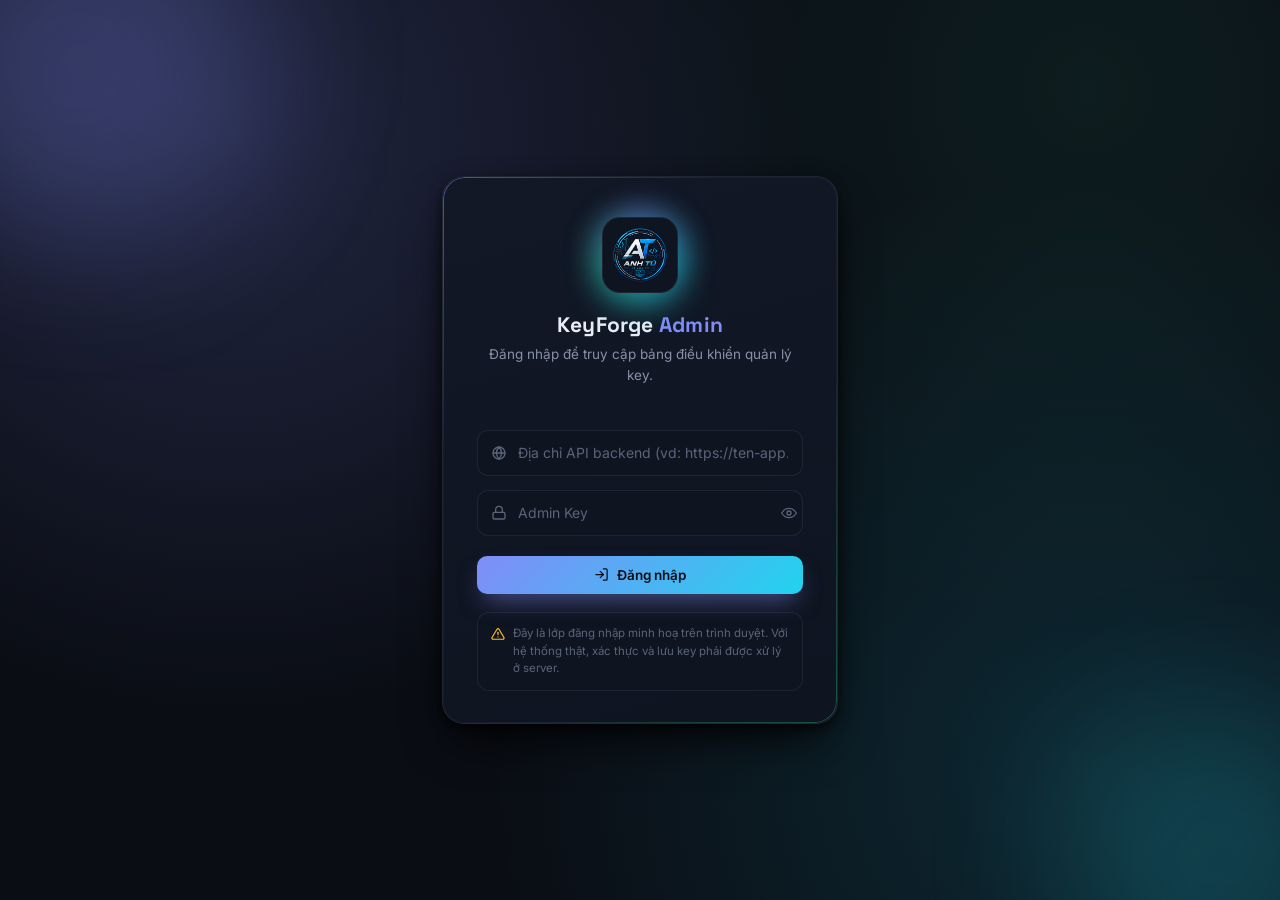
<file: index.html>
<!DOCTYPE html>
<html lang="vi">
<head>
<meta charset="UTF-8">
<meta name="viewport" content="width=device-width, initial-scale=1.0">
<title>KeyForge — Bảng Điều Khiển Quản Trị</title>

<meta charset="UTF-8">
<meta name="viewport" content="width=device-width, initial-scale=1.0">
<title>KeyForge — Bảng Điều Khiển Quản Trị</title>
<link rel="preconnect" href="https://fonts.googleapis.com">
<link href="https://fonts.googleapis.com/css2?family=Space+Grotesk:wght@500;600;700&family=Inter:wght@400;500;600;700&family=JetBrains+Mono:wght@400;500;700&display=swap" rel="stylesheet">
<link rel="stylesheet" href="styles.css">
</head>
<body>
<div id="app" style="display:block;">
  <header class="top">
    <div class="brand">
      <div class="brand-mark"><img src="[data-uri]" alt="Anh Tú Logo"></div>
      <div>
        <h1 class="display">KeyForge <span style="color:var(--indigo)">Admin</span></h1>
        <span>Quản lý key · Bảo mật · Thống kê theo thời gian thực</span>
      </div>
    </div>
    <div class="top-right">
      <div class="live-pill"><span class="live-dot"></span> Hệ thống đang hoạt động</div>
      <button class="btn btn-ghost btn-sm" onclick="logout()">Đăng xuất</button>
    </div>
  </header>

  <!-- STATS -->
  <section class="stats">
    <div class="stat-card total">
      <div class="stat-top"><div class="stat-icon"><svg viewBox="0 0 24 24" width="16" height="16" fill="none" stroke="currentColor" stroke-width="2" stroke-linecap="round" stroke-linejoin="round"><path d="M12 2 2 7l10 5 10-5-10-5Z"/><path d="M2 17l10 5 10-5"/><path d="M2 12l10 5 10-5"/></svg></div><div class="stat-trend">Tổng số</div></div>
      <div class="stat-value display" id="statTotal">0</div>
      <div class="stat-label">Tổng số Key</div>
    </div>
    <div class="stat-card unused">
      <div class="stat-top"><div class="stat-icon"><svg viewBox="0 0 24 24" width="16" height="16" fill="none" stroke="currentColor" stroke-width="2" stroke-linecap="round" stroke-linejoin="round"><circle cx="12" cy="12" r="9"/><circle cx="12" cy="12" r="2.5" fill="currentColor" stroke="none"/></svg></div><div class="stat-trend">Sẵn sàng</div></div>
      <div class="stat-value display" id="statUnused">0</div>
      <div class="stat-label">Key chưa dùng</div>
    </div>
    <div class="stat-card active">
      <div class="stat-top"><div class="stat-icon"><svg viewBox="0 0 24 24" width="16" height="16" fill="none" stroke="currentColor" stroke-width="2" stroke-linecap="round" stroke-linejoin="round"><path d="M3 12h4l2-7 4 14 2-7h6"/></svg></div><div class="stat-trend">Realtime</div></div>
      <div class="stat-value display" id="statActive">0</div>
      <div class="stat-label">Key đang hoạt động</div>
    </div>
    <div class="stat-card used">
      <div class="stat-top"><div class="stat-icon"><svg viewBox="0 0 24 24" width="16" height="16" fill="none" stroke="currentColor" stroke-width="2" stroke-linecap="round" stroke-linejoin="round"><circle cx="12" cy="12" r="9"/><path d="m8.5 12.5 2.5 2.5 4.5-5"/></svg></div><div class="stat-trend">Đã kích hoạt</div></div>
      <div class="stat-value display" id="statUsed">0</div>
      <div class="stat-label">Key đã dùng</div>
    </div>
  </section>

  <div class="tabs">
    <button class="tab-btn active" data-tab="list" onclick="switchTab('list')">
      <svg viewBox="0 0 24 24" width="15" height="15" fill="none" stroke="currentColor" stroke-width="2" stroke-linecap="round" stroke-linejoin="round"><rect x="3" y="4" width="18" height="16" rx="2"/><path d="M3 10h18"/></svg>
      Danh sách Key
    </button>
    <button class="tab-btn" data-tab="config" onclick="switchTab('config')">
      <svg viewBox="0 0 24 24" width="15" height="15" fill="none" stroke="currentColor" stroke-width="2" stroke-linecap="round" stroke-linejoin="round"><line x1="21" y1="4" x2="14" y2="4"/><line x1="10" y1="4" x2="3" y2="4"/><line x1="21" y1="12" x2="12" y2="12"/><line x1="8" y1="12" x2="3" y2="12"/><line x1="21" y1="20" x2="16" y2="20"/><line x1="12" y1="20" x2="3" y2="20"/><line x1="14" y1="2" x2="14" y2="6"/><line x1="8" y1="10" x2="8" y2="14"/><line x1="16" y1="18" x2="16" y2="22"/></svg>
      Get Config
    </button>
    <button class="tab-btn" data-tab="ip" onclick="switchTab('ip')">
      <svg viewBox="0 0 24 24" width="15" height="15" fill="none" stroke="currentColor" stroke-width="2" stroke-linecap="round" stroke-linejoin="round"><circle cx="12" cy="12" r="9"/><path d="M3 12h18"/><path d="M12 3c2.5 2.7 3.8 6 3.8 9s-1.3 6.3-3.8 9c-2.5-2.7-3.8-6-3.8-9s1.3-6.3 3.8-9Z"/></svg>
      Kiểm tra IP
    </button>
  </div>

  <!-- ============ TAB: DANH SÁCH KEY ============ -->
  <div class="tab-content active" id="tab-list">
  <div class="main-grid">
    <!-- CREATE PANEL -->
    <div class="panel">
      <div class="panel-head"><h2>Tạo Key mới</h2></div>
      <div class="panel-body">
        <div class="field">
          <label>Ghi chú / Khách hàng</label>
          <input type="text" id="inNote" placeholder="VD: Khách hàng A">
        </div>
        <div class="row-2">
          <div class="field">
            <label>Thời gian hoạt động</label>
            <input type="number" id="inDuration" value="24" min="1">
          </div>
          <div class="field">
            <label>Đơn vị</label>
            <select id="inUnit">
              <option value="hour">Giờ</option>
              <option value="day" selected>Ngày</option>
              <option value="month">Tháng</option>
            </select>
          </div>
        </div>
        <div class="field">
          <label>Số lượng tạo</label>
          <input type="number" id="inCount" value="1" min="1" max="20">
        </div>
        <div class="switch-row">
          <div>
            <div class="label">Khoá theo IP</div>
            <div class="desc">Key chỉ dùng được từ 1 địa chỉ IP</div>
          </div>
          <label class="switch"><input type="checkbox" id="inLockIp" checked><span class="slider"></span></label>
        </div>
        <button class="btn btn-primary full-btn" onclick="createKeys()">＋ Tạo Key</button>
      </div>
    </div>

    <!-- TABLE PANEL -->
    <div class="panel">
      <div class="panel-head">
        <h2>Danh sách Key</h2>
        <span style="font-size:12px;color:var(--text-faint)" id="listCount">0 key</span>
      </div>
      <div class="table-toolbar">
        <div class="search-box">
          <svg viewBox="0 0 24 24" width="15" height="15" fill="none" stroke="currentColor" stroke-width="2" stroke-linecap="round" stroke-linejoin="round"><circle cx="11" cy="11" r="7"/><path d="m21 21-4.3-4.3"/></svg>
          <input type="text" id="searchInput" placeholder="Tìm theo key hoặc ghi chú..." oninput="renderTable()">
        </div>
        <div class="filter-chip active" data-filter="all" onclick="setFilter('all')">Tất cả</div>
        <div class="filter-chip" data-filter="unused" onclick="setFilter('unused')">Chưa dùng</div>
        <div class="filter-chip" data-filter="active" onclick="setFilter('active')">Hoạt động</div>
        <div class="filter-chip" data-filter="expired" onclick="setFilter('expired')">Hết hạn</div>
      </div>
      <div style="overflow-x:auto;">
        <table>
          <thead>
            <tr>
              <th>Key</th>
              <th>Trạng thái</th>
              <th>Thời gian còn lại</th>
              <th>IP</th>
              <th style="text-align:right;">Thao tác</th>
            </tr>
          </thead>
          <tbody id="tableBody"></tbody>
        </table>
      </div>
      <div class="empty-state" id="emptyState" style="display:none;">
        <div class="e-icon"><svg viewBox="0 0 24 24" width="34" height="34" fill="none" stroke="currentColor" stroke-width="1.6" stroke-linecap="round" stroke-linejoin="round"><path d="M22 12h-6l-2 3h-4l-2-3H2"/><path d="M5.5 5h13l3 7v7a2 2 0 0 1-2 2H4.5a2 2 0 0 1-2-2v-7l3-7Z"/></svg></div>
        Chưa có key nào — tạo key đầu tiên ở panel bên trái.
      </div>
    </div>
  </div>
  </div>

  <!-- ============ TAB: GET CONFIG ============ -->
  <div class="tab-content" id="tab-config">
    <div class="panel narrow-panel">
      <div class="panel-head"><h2 style="display:flex;align-items:center;gap:9px;"><svg viewBox="0 0 24 24" width="16" height="16" fill="none" stroke="currentColor" stroke-width="2" stroke-linecap="round" stroke-linejoin="round" style="color:var(--indigo);"><line x1="21" y1="4" x2="14" y2="4"/><line x1="10" y1="4" x2="3" y2="4"/><line x1="21" y1="12" x2="12" y2="12"/><line x1="8" y1="12" x2="3" y2="12"/><line x1="21" y1="20" x2="16" y2="20"/><line x1="12" y1="20" x2="3" y2="20"/><line x1="14" y1="2" x2="14" y2="6"/><line x1="8" y1="10" x2="8" y2="14"/><line x1="16" y1="18" x2="16" y2="22"/></svg> Get Config theo Key</h2></div>
      <div class="panel-body">
        <div class="field">
          <label>Chọn Key</label>
          <select id="configKeySelect" onchange="renderConfigTab()"></select>
        </div>
        <div class="field">
          <label>Cấu hình (JSON)</label>
          <div class="config-box" id="configTabBox">
            <div class="config-empty">Chọn một key ở trên để lấy cấu hình.</div>
          </div>
        </div>
        <button class="btn btn-primary full-btn" onclick="copyConfigTab()">
          <svg viewBox="0 0 24 24" width="16" height="16" fill="none" stroke="currentColor" stroke-width="2" stroke-linecap="round" stroke-linejoin="round"><rect x="9" y="9" width="11" height="11" rx="2"/><path d="M5 15V5a2 2 0 0 1 2-2h10"/></svg>
          Copy Config
        </button>
      </div>
    </div>
  </div>

  <!-- ============ TAB: KIỂM TRA IP ============ -->
  <div class="tab-content" id="tab-ip">
    <div class="main-grid">
      <div class="panel">
        <div class="panel-head"><h2>Kiểm tra / Gán IP</h2></div>
        <div class="panel-body">
          <div class="field">
            <label>Chọn Key</label>
            <select id="ipKeySelect" onchange="renderIpTabInfo()"></select>
          </div>
          <div class="kv-row"><span class="k">Khoá IP</span><span class="v" id="ipTabLock">—</span></div>
          <div class="kv-row"><span class="k">IP đã gán</span><span class="v" id="ipTabCurrent">—</span></div>
          <div class="field" style="margin-top:18px;">
            <label>Nhập IP cần kiểm tra / gán</label>
            <input type="text" id="ipTabInput" placeholder="VD: 118.70.22.14">
          </div>
          <div id="ipTabResult" style="min-height:20px;margin-bottom:6px;font-size:13px;"></div>
          <button class="btn btn-primary full-btn" onclick="runIpCheckTab()">Kiểm tra IP</button>
        </div>
      </div>
      <div class="panel">
        <div class="panel-head"><h2>Danh sách IP đã đăng ký</h2>
          <span style="font-size:12px;color:var(--text-faint)" id="ipRegistryCount">0 key</span>
        </div>
        <div class="panel-body" id="ipRegistryBody" style="padding:8px 20px;"></div>
      </div>
    </div>
  </div>
</div>

<!-- ================= MODALS ================= -->
<div class="modal-overlay" id="checkModal">
  <div class="modal">
    <div class="modal-head"><h3>Kiểm tra Key</h3><button class="modal-close" onclick="closeModal('checkModal')">×</button></div>
    <div class="modal-body" id="checkModalBody"></div>
    <div class="modal-foot"><button class="btn btn-ghost btn-sm" onclick="closeModal('checkModal')">Đóng</button></div>
  </div>
</div>

<div id="toastHost"></div>
<script src="panel_script.js"></script>
</body>
</html>
</file>
<file: styles.css>
:root{
    --bg:#0a0d14;
    --bg-grid: rgba(255,255,255,0.025);
    --surface:#121826;
    --surface-2:#0e1420;
    --border: rgba(255,255,255,0.07);
    --text:#e8ecf5;
    --text-dim:#8891a7;
    --text-faint:#5b6479;

    --amber:#fbbf24;   /* chưa dùng */
    --emerald:#34d399; /* đang hoạt động */
    --rose:#fb7185;    /* hết hạn / xoá */
    --indigo:#818cf8;  /* hành động chính */
    --cyan:#22d3ee;    /* nhấn phụ */
    --violet:#a78bfa;

    --shadow-black: 0 24px 48px -12px rgba(0,0,0,0.85), 0 4px 12px rgba(0,0,0,0.6);
    --shadow-black-sm: 0 10px 24px -8px rgba(0,0,0,0.75);
    --radius: 14px;
  }

  *{box-sizing:border-box;}
  html,body{margin:0;padding:0;}
  body{
    background:
      radial-gradient(circle at 10% -10%, rgba(129,140,248,0.14), transparent 45%),
      radial-gradient(circle at 90% 0%, rgba(34,211,238,0.10), transparent 40%),
      radial-gradient(circle at 50% 100%, rgba(52,211,153,0.06), transparent 50%),
      var(--bg);
    background-attachment: fixed;
    color: var(--text);
    font-family: 'Inter', sans-serif;
    min-height:100vh;
    -webkit-font-smoothing:antialiased;
  }
  ::selection{ background: rgba(129,140,248,0.35); }
  :focus-visible{ outline: 2px solid var(--cyan); outline-offset: 2px; border-radius:6px; }

  .mono{ font-family:'JetBrains Mono', monospace; }
  .display{ font-family:'Space Grotesk', sans-serif; }

  /* ---------- LOGIN GATE ---------- */
  #loginScreen{
    position:fixed; inset:0; z-index:100;
    display:flex; align-items:center; justify-content:center;
    background:
      radial-gradient(circle at 18% 15%, rgba(129,140,248,0.20), transparent 45%),
      radial-gradient(circle at 85% 85%, rgba(34,211,238,0.14), transparent 45%),
      radial-gradient(circle at 85% 10%, rgba(52,211,153,0.08), transparent 40%),
      var(--bg);
    padding:20px;
    overflow:hidden;
  }
  #loginScreen::before, #loginScreen::after{
    content:''; position:absolute; border-radius:50%; filter:blur(70px); pointer-events:none;
    animation: loginOrb 12s ease-in-out infinite;
  }
  #loginScreen::before{ width:360px; height:360px; background:rgba(129,140,248,0.25); top:-120px; left:-100px; }
  #loginScreen::after{ width:300px; height:300px; background:rgba(34,211,238,0.18); bottom:-110px; right:-90px; animation-delay:-6s; }
  @keyframes loginOrb{ 0%,100%{ transform:translate(0,0) scale(1);} 50%{ transform:translate(24px,-18px) scale(1.08);} }

  .login-shell{ position:relative; width:100%; max-width:396px; animation: loginIn .55s cubic-bezier(.16,1,.3,1); }
  @keyframes loginIn{ from{ opacity:0; transform:translateY(14px) scale(.98);} to{ opacity:1; transform:translateY(0) scale(1);} }

  .login-card{
    position:relative;
    background: linear-gradient(165deg, var(--surface), var(--surface-2));
    border:1px solid var(--border);
    border-radius: 22px;
    padding:40px 34px 32px;
    box-shadow: var(--shadow-black);
    text-align:center;
    overflow:hidden;
  }
  .login-card::before{
    content:''; position:absolute; inset:0; border-radius:inherit; padding:1px;
    background: linear-gradient(135deg, rgba(129,140,248,0.55), rgba(34,211,238,0.05) 30%, rgba(255,255,255,0.03) 60%, rgba(52,211,153,0.35));
    -webkit-mask: linear-gradient(#000 0 0) content-box, linear-gradient(#000 0 0);
    -webkit-mask-composite: xor; mask-composite: exclude;
    pointer-events:none;
  }
  .login-badge{
    width:76px; height:76px; margin:0 auto 18px; position:relative;
    display:flex; align-items:center; justify-content:center;
  }
  .login-badge::before{
    content:''; position:absolute; inset:-10px; border-radius:50%;
    background: conic-gradient(from 0deg, var(--indigo), var(--cyan), var(--emerald), var(--indigo));
    filter:blur(14px); opacity:.5; animation: badgeSpin 6s linear infinite;
  }
  @keyframes badgeSpin{ to{ transform:rotate(360deg);} }
  .login-badge img{
    position:relative; width:100%; height:100%; object-fit:contain; border-radius:18px;
    background: var(--surface-2); padding:10px; border:1px solid var(--border);
    filter: drop-shadow(0 8px 18px rgba(34,211,238,0.35));
  }
  .login-card h1{ font-size:21px; margin:0 0 6px; letter-spacing:.2px;}
  .login-card p{ color:var(--text-dim); font-size:13.5px; margin:0 0 26px; line-height:1.55;}
  .field-group{ position:relative; text-align:left; margin-bottom:14px; }
  .field-group svg{
    position:absolute; left:14px; top:50%; transform:translateY(-50%);
    color:var(--text-faint); pointer-events:none; transition:color .15s ease;
  }
  .login-card input{
    width:100%; padding:13px 14px 13px 40px;
    background: var(--surface-2); border:1px solid var(--border); border-radius:11px;
    color:var(--text); font-size:14px; font-family:'JetBrains Mono', monospace;
    transition: border-color .15s ease, box-shadow .15s ease, background .15s ease;
  }
  .login-card input::placeholder{ color: var(--text-faint); font-family:'Inter', sans-serif;}
  .login-card input:focus{
    border-color: var(--indigo); background: var(--surface);
    box-shadow: 0 0 0 3px rgba(129,140,248,0.16);
  }
  .field-group input:focus + svg,
  .field-group:focus-within svg{ color: var(--indigo); }
  .pass-toggle{
    position:absolute; right:6px; top:50%; transform:translateY(-50%);
    background:none; border:none; cursor:pointer; color:var(--text-faint);
    width:30px; height:30px; display:flex; align-items:center; justify-content:center;
    border-radius:8px; transition: color .15s ease, background .15s ease;
  }
  .pass-toggle:hover{ color:var(--text); background: rgba(255,255,255,0.06); }
  .login-note{
    display:flex; align-items:flex-start; gap:9px; text-align:left;
    font-size:11.5px; color:var(--text-faint); margin-top:18px; line-height:1.55;
    background: var(--surface-2); border:1px solid var(--border); border-radius:12px; padding:12px 13px;
  }
  .login-note svg{ flex-shrink:0; margin-top:1px; color: var(--amber); }
  .login-note b{ color:var(--text-dim); }
  .login-shell.shake{ animation: loginShake .4s ease; }
  @keyframes loginShake{
    10%,90%{ transform:translateX(-1px);} 20%,80%{ transform:translateX(2px);}
    30%,50%,70%{ transform:translateX(-4px);} 40%,60%{ transform:translateX(4px);}
  }
  #loginError{
    display:flex; align-items:center; gap:6px; justify-content:center;
    color:var(--rose); font-size:12.5px; min-height:18px; margin-bottom:8px;
  }
  #loginError:empty{ margin-bottom:0; }
  #loginError svg{ flex-shrink:0; }

  /* ---------- BUTTONS ---------- */
  .btn{
    border:none; cursor:pointer; border-radius:10px;
    font-family:'Inter', sans-serif; font-weight:600; font-size:13.5px;
    padding:11px 18px; display:inline-flex; align-items:center; gap:8px;
    transition: transform .15s ease, box-shadow .15s ease, filter .15s ease;
  }
  .btn:active{ transform: scale(0.97); }
  .btn-primary{
    background: linear-gradient(135deg, var(--indigo), var(--cyan));
    color:#0a0d14; box-shadow: 0 12px 24px -8px rgba(129,140,248,0.55);
  }
  .btn-primary:hover{ filter:brightness(1.08); }
  .btn-ghost{
    background: var(--surface-2); color:var(--text); border:1px solid var(--border);
  }
  .btn-ghost:hover{ border-color: rgba(255,255,255,0.18); }
  .btn-danger{ background: rgba(251,113,133,0.12); color: var(--rose); border:1px solid rgba(251,113,133,0.3);}
  .btn-danger:hover{ background: rgba(251,113,133,0.2); }
  .btn-icon{
    width:34px; height:34px; padding:0; justify-content:center;
    background: var(--surface-2); color:var(--text-dim); border:1px solid var(--border); border-radius:9px;
  }
  .btn-icon:hover{ color:var(--text); border-color: rgba(255,255,255,0.2); }
  .btn-sm{ padding:8px 12px; font-size:12.5px; border-radius:8px; }

  /* ---------- LAYOUT ---------- */
  #app{ display:none; max-width:1280px; margin:0 auto; padding:28px 24px 80px; }
  header.top{
    display:flex; align-items:center; justify-content:space-between; gap:16px;
    margin-bottom:28px; flex-wrap:wrap;
  }
  .brand{ display:flex; align-items:center; gap:12px; }
  .brand-mark{
    width:48px; height:48px;
    display:flex; align-items:center; justify-content:center;
  }
  .brand-mark img{ width:100%; height:100%; object-fit:contain; filter: drop-shadow(0 4px 10px rgba(34,211,238,0.3)); }
  .brand h1{ font-size:19px; margin:0; }
  .brand span{ display:block; font-size:12px; color:var(--text-dim); margin-top:2px; }
  .top-right{ display:flex; align-items:center; gap:10px; }
  .live-pill{
    display:flex; align-items:center; gap:7px;
    background: var(--surface); border:1px solid var(--border);
    padding:8px 14px; border-radius:999px; font-size:12.5px; color:var(--text-dim);
    box-shadow: var(--shadow-black-sm);
  }
  .live-dot{ width:7px; height:7px; border-radius:50%; background:var(--emerald); box-shadow:0 0 0 3px rgba(52,211,153,0.18); animation: blink 2s infinite; }
  @keyframes blink{ 0%,100%{opacity:1;} 50%{opacity:.35;} }

  /* ---------- STAT CARDS ---------- */
  .stats{
    display:grid; grid-template-columns:repeat(4,1fr); gap:16px; margin-bottom:24px;
  }
  .stat-card{
    background: linear-gradient(165deg, var(--surface), var(--surface-2));
    border:1px solid var(--border); border-radius: var(--radius);
    padding:20px; box-shadow: var(--shadow-black);
    position:relative; overflow:hidden;
  }
  .stat-card::before{
    content:''; position:absolute; top:-30%; right:-20%; width:120px; height:120px;
    border-radius:50%; filter:blur(30px); opacity:.28;
  }
  .stat-card.total::before{ background: var(--indigo); }
  .stat-card.unused::before{ background: var(--amber); }
  .stat-card.active::before{ background: var(--emerald); }
  .stat-card.used::before{ background: var(--rose); }
  .stat-top{ display:flex; align-items:center; justify-content:space-between; margin-bottom:14px;}
  .stat-icon{ width:34px; height:34px; border-radius:9px; display:flex; align-items:center; justify-content:center; font-size:15px; }
  .stat-card.total .stat-icon{ background:rgba(129,140,248,0.14); color:var(--indigo); }
  .stat-card.unused .stat-icon{ background:rgba(251,191,36,0.14); color:var(--amber); }
  .stat-card.active .stat-icon{ background:rgba(52,211,153,0.14); color:var(--emerald); }
  .stat-card.used .stat-icon{ background:rgba(251,113,133,0.14); color:var(--rose); }
  .stat-trend{ font-size:11px; color:var(--text-faint); }
  .stat-value{ font-size:32px; font-weight:700; font-family:'Space Grotesk', sans-serif; line-height:1; }
  .stat-label{ font-size:12.5px; color:var(--text-dim); margin-top:6px; }

  /* ---------- MAIN GRID ---------- */
  .main-grid{ display:grid; grid-template-columns: 340px 1fr; gap:20px; align-items:start; }

  /* ---------- TABS ---------- */
  .tabs{ display:flex; gap:8px; margin-bottom:20px; border-bottom:1px solid var(--border); }
  .tab-btn{
    background:none; border:none; cursor:pointer; color:var(--text-dim);
    font-family:'Inter', sans-serif; font-weight:600; font-size:13.5px;
    padding:12px 6px; display:flex; align-items:center; gap:8px;
    border-bottom:2px solid transparent; margin-bottom:-1px; transition: color .15s ease, border-color .15s ease;
  }
  .tab-btn svg{ opacity:.8; }
  .tab-btn:hover{ color:var(--text); }
  .tab-btn.active{ color:var(--indigo); border-bottom-color: var(--indigo); }
  .tab-content{ display:none; }
  .tab-content.active{ display:block; }
  .narrow-panel{ max-width:620px; margin:0 auto; }

  .panel{
    background: linear-gradient(165deg, var(--surface), var(--surface-2));
    border:1px solid var(--border); border-radius: var(--radius);
    box-shadow: var(--shadow-black); overflow:hidden;
  }
  .panel-head{ padding:18px 20px; border-bottom:1px solid var(--border); display:flex; align-items:center; justify-content:space-between;}
  .panel-head h2{ font-size:15px; margin:0; font-family:'Space Grotesk', sans-serif; }
  .panel-body{ padding:20px; }

  .field{ margin-bottom:16px; }
  .field label{ display:block; font-size:12px; color:var(--text-dim); margin-bottom:7px; font-weight:600; letter-spacing:.2px;}
  .field input, .field select{
    width:100%; padding:11px 12px; background: var(--surface-2);
    border:1px solid var(--border); border-radius:9px; color:var(--text); font-size:13.5px;
  }
  .row-2{ display:grid; grid-template-columns:1fr 1fr; gap:10px; }
  .switch-row{ display:flex; align-items:center; justify-content:space-between; padding:11px 0; }
  .switch-row .label{ font-size:13px; }
  .switch-row .desc{ font-size:11.5px; color:var(--text-faint); margin-top:2px; }
  .switch{ position:relative; width:42px; height:24px; flex-shrink:0; }
  .switch input{ opacity:0; width:0; height:0; }
  .slider{ position:absolute; inset:0; background:var(--surface-2); border:1px solid var(--border); border-radius:999px; cursor:pointer; transition:.2s; }
  .slider::before{ content:''; position:absolute; width:16px; height:16px; left:3px; top:2.5px; background:var(--text-faint); border-radius:50%; transition:.2s; }
  .switch input:checked + .slider{ background: rgba(52,211,153,0.25); border-color: var(--emerald); }
  .switch input:checked + .slider::before{ transform: translateX(18px); background: var(--emerald); }

  .full-btn{ width:100%; justify-content:center; margin-top:6px; }

  /* ---------- TABLE ---------- */
  .table-toolbar{ display:flex; gap:10px; padding:16px 20px; border-bottom:1px solid var(--border); flex-wrap:wrap; }
  .search-box{ flex:1; min-width:180px; position:relative; }
  .search-box input{
    width:100%; padding:10px 12px 10px 34px; background: var(--surface-2);
    border:1px solid var(--border); border-radius:9px; color:var(--text); font-size:13px;
  }
  .search-box svg{ position:absolute; left:12px; top:50%; transform:translateY(-50%); color:var(--text-faint); pointer-events:none; }
  .filter-chip{
    padding:9px 14px; border-radius:9px; background:var(--surface-2); border:1px solid var(--border);
    color:var(--text-dim); font-size:12.5px; cursor:pointer; font-weight:600;
  }
  .filter-chip.active{ background: rgba(129,140,248,0.16); border-color: rgba(129,140,248,0.5); color:var(--indigo); }

  table{ width:100%; border-collapse:collapse; }
  thead th{
    text-align:left; font-size:11px; text-transform:uppercase; letter-spacing:.6px;
    color:var(--text-faint); padding:12px 20px; border-bottom:1px solid var(--border); font-weight:600;
  }
  tbody td{ padding:14px 20px; border-bottom:1px solid var(--border); font-size:13px; vertical-align:middle;}
  tbody tr{ transition: background .15s ease; }
  tbody tr:hover{ background: rgba(255,255,255,0.02); }
  tbody tr:last-child td{ border-bottom:none; }
  tbody tr.key-enter{ animation: rowIn .4s ease; }
  @keyframes rowIn{ from{ opacity:0; transform:translateY(-6px);} to{ opacity:1; transform:translateY(0);} }

  .key-cell{ display:flex; align-items:center; gap:10px; }
  .key-text{ font-size:13px; letter-spacing:.5px; }
  .status-dot{ width:8px; height:8px; border-radius:50%; flex-shrink:0; }
  .status-dot.unused{ background:var(--amber); box-shadow:0 0 0 3px rgba(251,191,36,0.16);}
  .status-dot.active{ background:var(--emerald); box-shadow:0 0 0 3px rgba(52,211,153,0.16); animation: blink 1.8s infinite;}
  .status-dot.expired{ background:var(--rose); box-shadow:0 0 0 3px rgba(251,113,133,0.16);}

  .badge{ display:inline-flex; align-items:center; gap:6px; padding:5px 10px; border-radius:999px; font-size:11.5px; font-weight:700; }
  .badge.unused{ background:rgba(251,191,36,0.13); color:var(--amber); }
  .badge.active{ background:rgba(52,211,153,0.13); color:var(--emerald); }
  .badge.expired{ background:rgba(251,113,133,0.13); color:var(--rose); }

  .action-group{ display:flex; gap:6px; flex-wrap:wrap; }
  .ip-text{ color:var(--text-dim); font-size:12.5px; }
  .ip-text.none{ color:var(--text-faint); font-style:italic; }
  .lock-tag{ font-size:10.5px; color:var(--violet); background:rgba(167,139,250,0.12); padding:2px 7px; border-radius:6px; margin-left:6px;}

  .empty-state{ padding:60px 20px; text-align:center; color:var(--text-faint); }
  .empty-state .e-icon{ margin-bottom:14px; display:flex; justify-content:center; }
  .login-badge svg, .brand-mark svg{ color:#0a0d14; }
  .kv-row .v{ display:inline-flex; align-items:center; gap:6px; }
  .login-note{ display:flex; gap:8px; align-items:flex-start; }
  .login-note svg{ flex-shrink:0; margin-top:2px; color:var(--amber); }

  .ip-registry-row{ display:flex; align-items:center; justify-content:space-between; padding:12px 0; border-bottom:1px dashed var(--border); font-size:12.5px; }
  .ip-registry-row:last-child{ border-bottom:none; }
  .ip-registry-row .rk{ display:flex; flex-direction:column; gap:2px; }
  .config-empty{ color:var(--text-faint); font-size:12.5px; text-align:center; padding:24px 0; }

  /* ---------- MODAL ---------- */
  .modal-overlay{
    position:fixed; inset:0; background:rgba(4,6,10,0.72); backdrop-filter: blur(3px);
    display:none; align-items:center; justify-content:center; z-index:200; padding:20px;
  }
  .modal-overlay.show{ display:flex; }
  .modal{
    width:100%; max-width:460px; background: linear-gradient(165deg, var(--surface), var(--surface-2));
    border:1px solid var(--border); border-radius:18px; box-shadow: var(--shadow-black);
    overflow:hidden; animation: modalIn .18s ease;
  }
  @keyframes modalIn{ from{ opacity:0; transform: translateY(10px) scale(.98);} to{ opacity:1; transform:translateY(0) scale(1);} }
  .modal-head{ padding:18px 22px; border-bottom:1px solid var(--border); display:flex; justify-content:space-between; align-items:center;}
  .modal-head h3{ margin:0; font-size:15.5px; font-family:'Space Grotesk', sans-serif;}
  .modal-close{ background:none; border:none; color:var(--text-faint); font-size:20px; cursor:pointer; line-height:1;}
  .modal-body{ padding:20px 22px; }
  .kv-row{ display:flex; justify-content:space-between; padding:10px 0; border-bottom:1px dashed var(--border); font-size:13px; }
  .kv-row:last-child{ border-bottom:none; }
  .kv-row .k{ color:var(--text-dim); }
  .kv-row .v{ font-weight:600; }
  .config-box{
    background:var(--surface-2); border:1px solid var(--border); border-radius:10px; padding:14px;
    font-size:12px; line-height:1.6; white-space:pre-wrap; word-break:break-all; color:var(--cyan);
    max-height:220px; overflow:auto;
  }
  .modal-foot{ padding:16px 22px; border-top:1px solid var(--border); display:flex; gap:10px; justify-content:flex-end;}

  /* ---------- TOAST ---------- */
  #toastHost{ position:fixed; bottom:22px; right:22px; display:flex; flex-direction:column; gap:10px; z-index:300; }
  .toast{
    background: var(--surface); border:1px solid var(--border); border-left:3px solid var(--indigo);
    padding:12px 16px; border-radius:10px; box-shadow: var(--shadow-black); font-size:13px;
    display:flex; align-items:center; gap:10px; min-width:220px; animation: toastIn .25s ease;
  }
  .toast.ok{ border-left-color: var(--emerald); }
  .toast.err{ border-left-color: var(--rose); }
  @keyframes toastIn{ from{ opacity:0; transform: translateX(20px);} to{opacity:1; transform:translateX(0);} }

  @media (max-width: 900px){
    .main-grid{ grid-template-columns: 1fr; }
    .stats{ grid-template-columns: 1fr 1fr; }
    thead th:nth-child(4), tbody td:nth-child(4){ display:none; }
  }
  @media (prefers-reduced-motion: reduce){
    *{ animation:none !important; transition:none !important; }
  }
</file>
